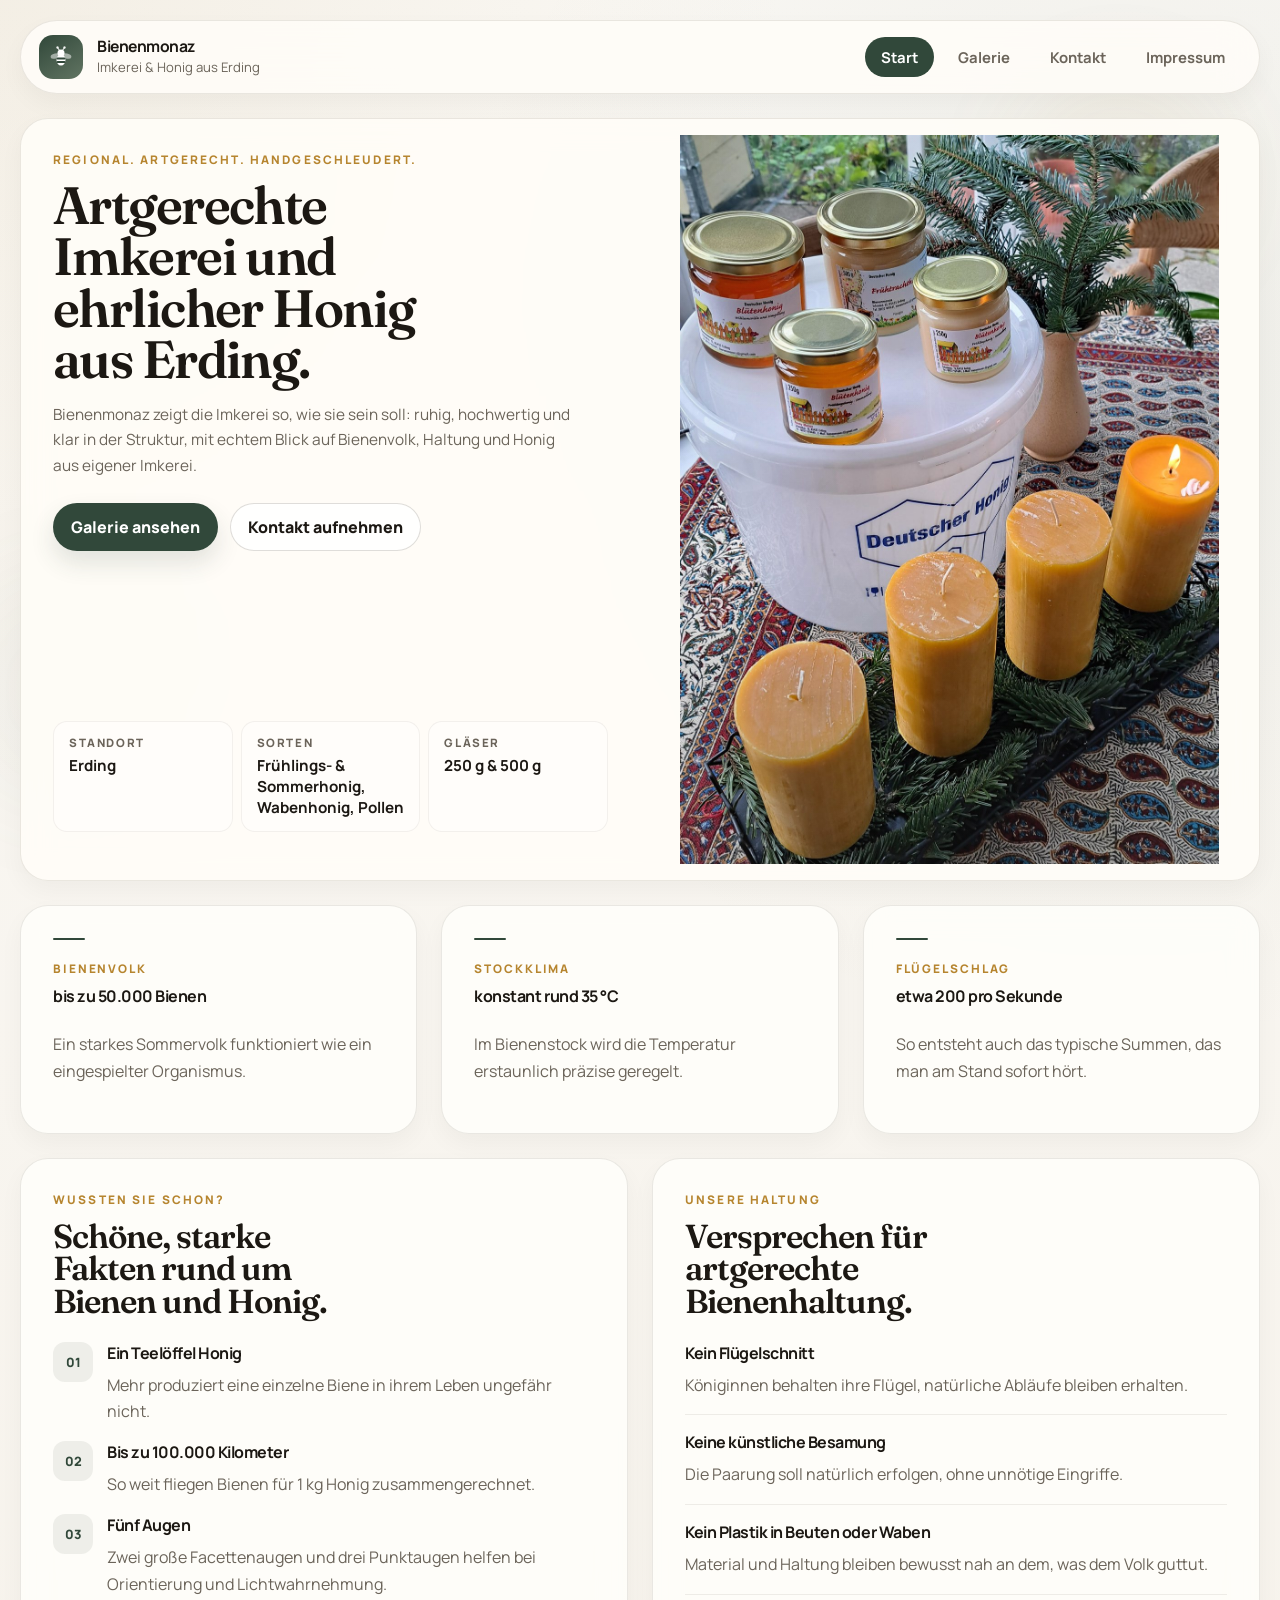
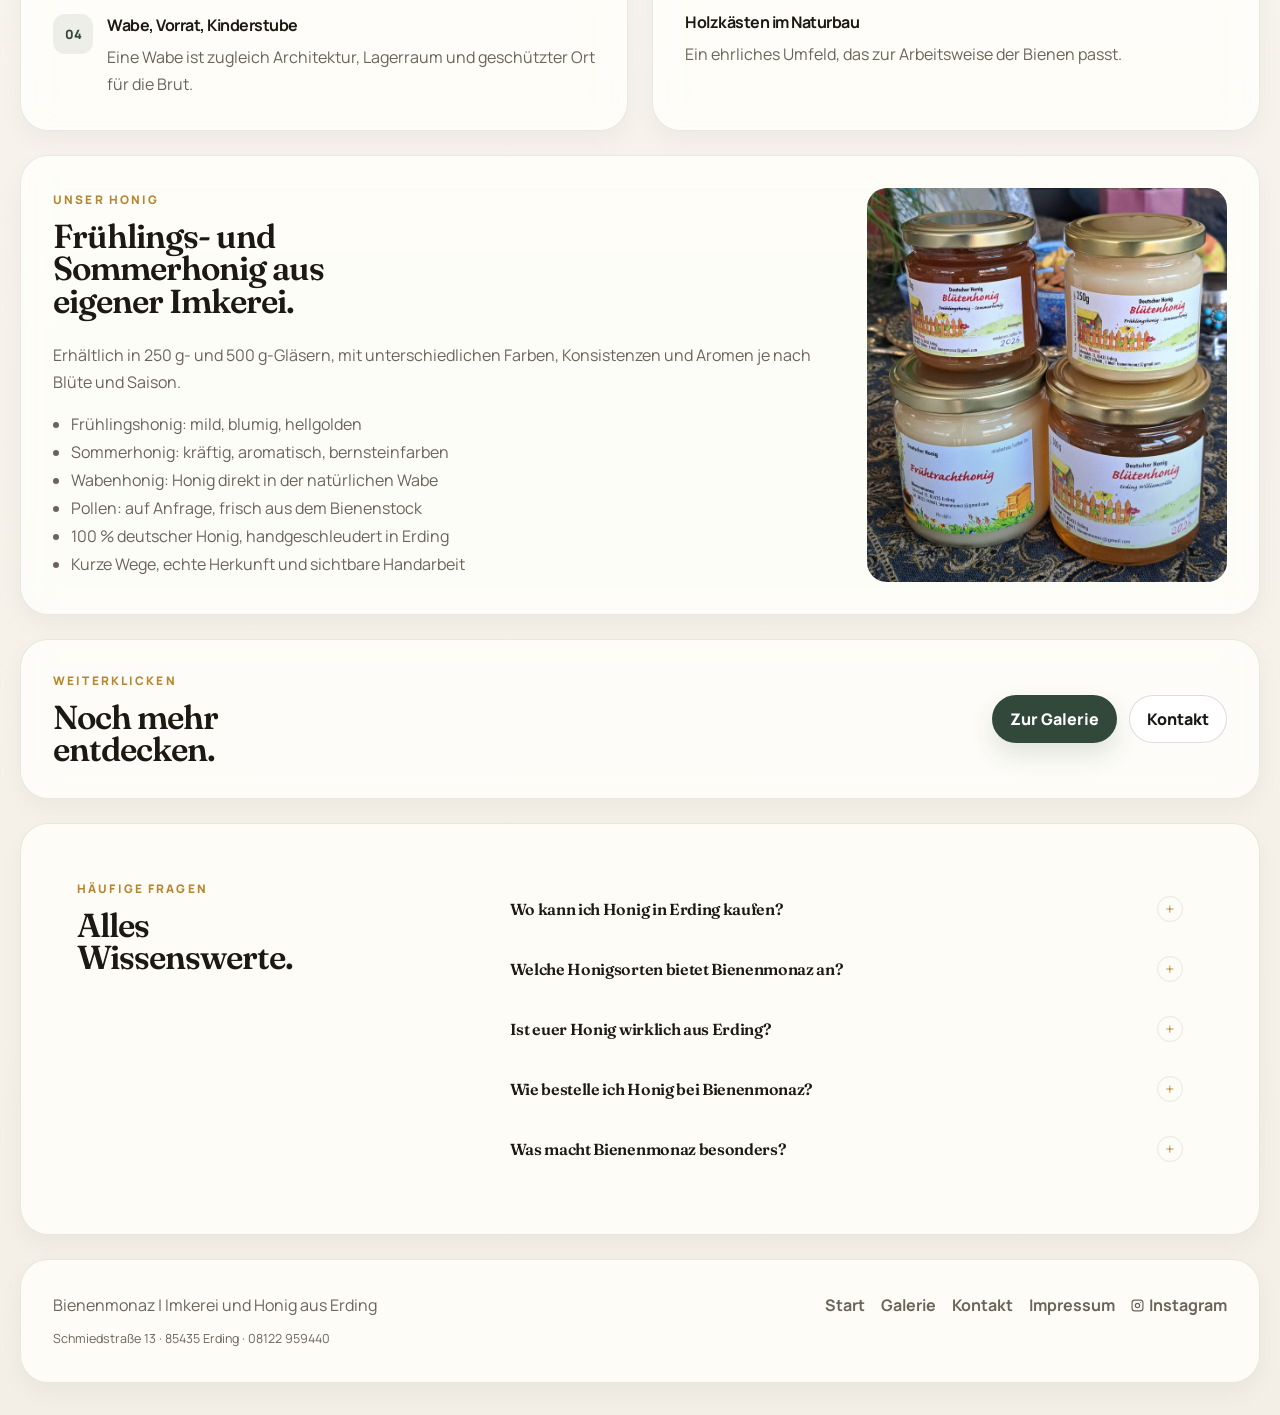
<file: index.html>
<!DOCTYPE html>
<html lang="de">
<head>
  <meta charset="UTF-8">
  <meta name="viewport" content="width=device-width, initial-scale=1.0">
  <title>Bienenmonaz | Imkerei & Honig aus Erding</title>
  <meta
    name="description"
    content="Bienenmonaz aus Erding: Imkerei, Honig, Galerie und Kontakt."
  >
  <link rel="preconnect" href="https://fonts.googleapis.com">
  <link rel="preconnect" href="https://fonts.gstatic.com" crossorigin>
  <link
    href="https://fonts.googleapis.com/css2?family=Fraunces:opsz,wght@9..144,500;9..144,600;9..144,700&family=Manrope:wght@400;500;600;700;800&display=swap"
    rel="stylesheet"
  >
  <link rel="canonical" href="https://bienenmonaz.de/">
  <meta name="robots" content="index, follow">
  <!-- Open Graph -->
  <meta property="og:type" content="website">
  <meta property="og:locale" content="de_DE">
  <meta property="og:site_name" content="Bienenmonaz">
  <meta property="og:title" content="Bienenmonaz | Imkerei & Honig aus Erding">
  <meta property="og:description" content="Bienenmonaz aus Erding: Imkerei, Honig, Galerie und Kontakt.">
  <meta property="og:url" content="https://bienenmonaz.de/">
  <meta property="og:image" content="https://bienenmonaz.de/assets/images/hero-honig.jpg">
  <meta property="og:image:width" content="1200">
  <meta property="og:image:height" content="630">
  <!-- Twitter Card -->
  <meta name="twitter:card" content="summary_large_image">
  <meta name="twitter:title" content="Bienenmonaz | Imkerei & Honig aus Erding">
  <meta name="twitter:description" content="Bienenmonaz aus Erding: Imkerei, Honig, Galerie und Kontakt.">
  <meta name="twitter:image" content="https://bienenmonaz.de/assets/images/hero-honig.jpg">
  <!-- Structured Data -->
  <script type="application/ld+json">
  {
    "@context": "https://schema.org",
    "@type": "LocalBusiness",
    "name": "Bienenmonaz",
    "description": "Kleine Imkerei aus Erding mit eigenem Frühlings- und Sommerhonig. Artgerechte Bienenhaltung seit Jahren.",
    "url": "https://bienenmonaz.de",
    "telephone": "+498122959440",
    "email": "bienenmonaz@gmail.com",
    "image": "https://bienenmonaz.de/assets/images/hero-honig.jpg",
    "address": {
      "@type": "PostalAddress",
      "streetAddress": "Schmiedstraße 13",
      "addressLocality": "Erding",
      "postalCode": "85435",
      "addressCountry": "DE"
    },
    "geo": {
      "@type": "GeoCoordinates",
      "latitude": 48.3055,
      "longitude": 11.9061
    },
    "sameAs": [
      "https://www.instagram.com/bienenmonaz/"
    ],
    "priceRange": "€",
    "openingHoursSpecification": {
      "@type": "OpeningHoursSpecification",
      "dayOfWeek": ["Monday", "Tuesday", "Wednesday", "Thursday", "Friday", "Saturday", "Sunday"],
      "description": "Nach Vereinbarung"
    }
  }
  </script>
  <!-- FAQ Structured Data -->
  <script type="application/ld+json">
  {
    "@context": "https://schema.org",
    "@type": "FAQPage",
    "mainEntity": [
      {
        "@type": "Question",
        "name": "Wo kann ich Honig in Erding kaufen?",
        "acceptedAnswer": {
          "@type": "Answer",
          "text": "Direkt bei uns — per Kontaktformular auf der Website, per E-Mail an bienenmonaz@gmail.com oder persönlich in Erding. Wir freuen uns über Ihre Anfrage."
        }
      },
      {
        "@type": "Question",
        "name": "Welche Honigsorten bietet Bienenmonaz an?",
        "acceptedAnswer": {
          "@type": "Answer",
          "text": "Wir bieten Frühlingshonig (mild, blumig, hellgolden), Sommerhonig (kräftig, aromatisch, bernsteinfarben), Wabenhonig sowie Pollen auf Anfrage an — jeweils in 250g und 500g Gläsern."
        }
      },
      {
        "@type": "Question",
        "name": "Ist der Honig wirklich aus Erding?",
        "acceptedAnswer": {
          "@type": "Answer",
          "text": "Ja — unsere Bienenvölker stehen in und um Erding. Der Honig kommt direkt aus unserer Imkerei in Erding und wird handgeschleudert abgefüllt."
        }
      },
      {
        "@type": "Question",
        "name": "Wie bestelle ich Honig bei Bienenmonaz?",
        "acceptedAnswer": {
          "@type": "Answer",
          "text": "Einfach über das Kontaktformular auf unserer Website, per E-Mail an bienenmonaz@gmail.com oder telefonisch unter 08122 959440 in Erding."
        }
      },
      {
        "@type": "Question",
        "name": "Was macht Bienenmonaz besonders?",
        "acceptedAnswer": {
          "@type": "Answer",
          "text": "Bienenmonaz ist eine kleine, artgerechte Imkerei aus Erding. Kein Zwischenhändler — der Honig kommt direkt vom Imker. Natürliche Bienenhaltung, regionale Herkunft."
        }
      }
    ]
  }
  </script>
  <link rel="stylesheet" href="styles.css">
</head>
<body data-page="home">
  <div class="site-bg"></div>
  <div class="page-shell">
    <header class="site-header">
      <a class="brand" href="index.html" aria-label="Bienenmonaz Startseite">
        <span class="brand-mark"><svg width="24" height="24" viewBox="0 0 24 24" fill="none" xmlns="http://www.w3.org/2000/svg" aria-hidden="true"><ellipse cx="6.5" cy="11" rx="5" ry="2.5" fill="white" fill-opacity="0.5" transform="rotate(-15 6.5 11)"/><ellipse cx="17.5" cy="11" rx="5" ry="2.5" fill="white" fill-opacity="0.5" transform="rotate(15 17.5 11)"/><ellipse cx="12" cy="15" rx="4.5" ry="5.5" fill="white"/><rect x="7.5" y="12.5" width="9" height="2" rx="1" fill="#31483a"/><rect x="7.5" y="16" width="9" height="2" rx="1" fill="#31483a"/><circle cx="12" cy="8" r="3.5" fill="white"/><line x1="10.5" y1="5.5" x2="8.5" y2="2.5" stroke="white" stroke-width="1.3" stroke-linecap="round" stroke-opacity="0.8"/><line x1="13.5" y1="5.5" x2="15.5" y2="2.5" stroke="white" stroke-width="1.3" stroke-linecap="round" stroke-opacity="0.8"/><circle cx="8.5" cy="2.5" r="1.2" fill="white" fill-opacity="0.8"/><circle cx="15.5" cy="2.5" r="1.2" fill="white" fill-opacity="0.8"/></svg></span>
        <span class="brand-copy">
          <strong>Bienenmonaz</strong>
          <span>Imkerei & Honig aus Erding</span>
        </span>
      </a>

      <button class="nav-toggle" type="button" aria-expanded="false" aria-controls="site-nav">
        Men&uuml;
      </button>

      <nav class="site-nav" id="site-nav">
        <a class="is-active" href="index.html">Start</a>
        <a href="galerie.html">Galerie</a>
        <a href="kontakt.html">Kontakt</a>
        <a href="impressum.html">Impressum</a>
      </nav>
    </header>

    <main class="main-stack">
      <section class="hero surface">
        <div class="hero-copy">
          <p class="eyebrow">Regional. Artgerecht. Handgeschleudert.</p>
          <h1>Artgerechte Imkerei und ehrlicher Honig aus Erding.</h1>
          <p class="lead">
            Bienenmonaz zeigt die Imkerei so, wie sie sein soll: ruhig, hochwertig und
            klar in der Struktur, mit echtem Blick auf Bienenvolk, Haltung und Honig aus
            eigener Imkerei.
          </p>

          <div class="hero-actions">
            <a class="button button-primary" href="galerie.html">Galerie ansehen</a>
            <a class="button button-secondary" href="kontakt.html">Kontakt aufnehmen</a>
          </div>

          <dl class="hero-meta">
            <div>
              <dt>Standort</dt>
              <dd>Erding</dd>
            </div>
            <div>
              <dt>Sorten</dt>
              <dd>Fr&uuml;hlings- & Sommerhonig, Wabenhonig, Pollen</dd>
            </div>
            <div>
              <dt>Gl&auml;ser</dt>
              <dd>250 g & 500 g</dd>
            </div>
          </dl>
        </div>

        <figure class="hero-media">
          <div class="media-frame media-frame-hero">
            <img src="assets/images/hero-honig.jpg" alt="Honiggläser und Bienenwachskerzen von Bienenmonaz">
          </div>
        </figure>
      </section>

      <section class="metric-row">
        <article class="metric-card surface">
          <span class="metric-label">Bienenvolk</span>
          <strong>bis zu 50.000 Bienen</strong>
          <p>Ein starkes Sommervolk funktioniert wie ein eingespielter Organismus.</p>
        </article>
        <article class="metric-card surface">
          <span class="metric-label">Stockklima</span>
          <strong>konstant rund 35&nbsp;&deg;C</strong>
          <p>Im Bienenstock wird die Temperatur erstaunlich pr&auml;zise geregelt.</p>
        </article>
        <article class="metric-card surface">
          <span class="metric-label">Fl&uuml;gelschlag</span>
          <strong>etwa 200 pro Sekunde</strong>
          <p>So entsteht auch das typische Summen, das man am Stand sofort h&ouml;rt.</p>
        </article>
      </section>

      <section class="content-grid">
        <article class="content-card surface">
          <div class="section-heading">
            <p class="eyebrow">Wussten Sie schon?</p>
            <h2>Sch&ouml;ne, starke Fakten rund um Bienen und Honig.</h2>
          </div>
          <ul class="icon-list">
            <li>
              <span class="list-icon">01</span>
              <div>
                <strong>Ein Teel&ouml;ffel Honig</strong>
                <p>Mehr produziert eine einzelne Biene in ihrem Leben ungef&auml;hr nicht.</p>
              </div>
            </li>
            <li>
              <span class="list-icon">02</span>
              <div>
                <strong>Bis zu 100.000 Kilometer</strong>
                <p>So weit fliegen Bienen f&uuml;r 1 kg Honig zusammengerechnet.</p>
              </div>
            </li>
            <li>
              <span class="list-icon">03</span>
              <div>
                <strong>F&uuml;nf Augen</strong>
                <p>Zwei gro&szlig;e Facettenaugen und drei Punktaugen helfen bei Orientierung und Lichtwahrnehmung.</p>
              </div>
            </li>
            <li>
              <span class="list-icon">04</span>
              <div>
                <strong>Wabe, Vorrat, Kinderstube</strong>
                <p>Eine Wabe ist zugleich Architektur, Lagerraum und gesch&uuml;tzter Ort f&uuml;r die Brut.</p>
              </div>
            </li>
          </ul>
        </article>

        <article class="content-card surface">
          <div class="section-heading">
            <p class="eyebrow">Unsere Haltung</p>
            <h2>Versprechen f&uuml;r artgerechte Bienenhaltung.</h2>
          </div>
          <ul class="promise-list">
            <li>
              <strong>Kein Fl&uuml;gelschnitt</strong>
              <p>K&ouml;niginnen behalten ihre Fl&uuml;gel, nat&uuml;rliche Abl&auml;ufe bleiben erhalten.</p>
            </li>
            <li>
              <strong>Keine k&uuml;nstliche Besamung</strong>
              <p>Die Paarung soll nat&uuml;rlich erfolgen, ohne unn&ouml;tige Eingriffe.</p>
            </li>
            <li>
              <strong>Kein Plastik in Beuten oder Waben</strong>
              <p>Material und Haltung bleiben bewusst nah an dem, was dem Volk guttut.</p>
            </li>
            <li>
              <strong>Holzk&auml;sten im Naturbau</strong>
              <p>Ein ehrliches Umfeld, das zur Arbeitsweise der Bienen passt.</p>
            </li>
          </ul>
        </article>

        <article class="showcase-card surface">
          <div class="showcase-copy">
            <div class="section-heading">
              <p class="eyebrow">Unser Honig</p>
              <h2>Fr&uuml;hlings- und Sommerhonig aus eigener Imkerei.</h2>
            </div>
            <p class="section-copy">
              Erh&auml;ltlich in 250 g- und 500 g-Gl&auml;sern, mit unterschiedlichen Farben,
              Konsistenzen und Aromen je nach Bl&uuml;te und Saison.
            </p>
            <ul class="bullet-list">
              <li>Fr&uuml;hlingshonig: mild, blumig, hellgolden</li>
              <li>Sommerhonig: kr&auml;ftig, aromatisch, bernsteinfarben</li>
              <li>Wabenhonig: Honig direkt in der nat&uuml;rlichen Wabe</li>
              <li>Pollen: auf Anfrage, frisch aus dem Bienenstock</li>
              <li>100 % deutscher Honig, handgeschleudert in Erding</li>
              <li>Kurze Wege, echte Herkunft und sichtbare Handarbeit</li>
            </ul>
          </div>
          <div class="showcase-media">
            <div class="media-frame">
              <img src="assets/images/honig-glaeser-1.jpg" alt="Verschiedene Honiggläser von Bienenmonaz" loading="lazy">
            </div>
          </div>
        </article>
      </section>

      <section class="cta-strip surface">
        <div>
          <p class="eyebrow">Weiterklicken</p>
          <h2>Noch mehr entdecken.</h2>
        </div>
        <div class="cta-actions">
          <a class="button button-primary" href="galerie.html">Zur Galerie</a>
          <a class="button button-secondary" href="kontakt.html">Kontakt</a>
        </div>
      </section>

      <section class="faq-section surface">
        <div class="faq-header">
          <p class="eyebrow">Häufige Fragen</p>
          <h2>Alles Wissenswerte.</h2>
        </div>
        <div class="faq-list">
          <details class="faq-item">
            <summary class="faq-question">Wo kann ich Honig in Erding kaufen?</summary>
            <p class="faq-answer">Direkt bei uns — per Kontaktformular, per E-Mail oder persönlich in Erding. Wir freuen uns über jede Anfrage.</p>
          </details>
          <details class="faq-item">
            <summary class="faq-question">Welche Honigsorten bietet Bienenmonaz an?</summary>
            <p class="faq-answer">Frühlingshonig (mild, blumig, hellgolden), Sommerhonig (kräftig, aromatisch, bernsteinfarben), Wabenhonig sowie Pollen auf Anfrage — je in 250&thinsp;g und 500&thinsp;g.</p>
          </details>
          <details class="faq-item">
            <summary class="faq-question">Ist euer Honig wirklich aus Erding?</summary>
            <p class="faq-answer">Ja — unsere Bienenvölker stehen in und um Erding. Handgeschleudert, direkt abgefüllt, ohne Umwege.</p>
          </details>
          <details class="faq-item">
            <summary class="faq-question">Wie bestelle ich Honig bei Bienenmonaz?</summary>
            <p class="faq-answer">Per Kontaktformular auf dieser Website, per E-Mail an <a href="mailto:bienenmonaz@gmail.com">bienenmonaz@gmail.com</a> oder telefonisch unter <a href="tel:+498122959440">08122 959440</a>.</p>
          </details>
          <details class="faq-item">
            <summary class="faq-question">Was macht Bienenmonaz besonders?</summary>
            <p class="faq-answer">Kleine, artgerechte Imkerei aus Erding — kein Zwischenhändler, kein Massenbetrieb. Direkt vom Imker zu euch.</p>
          </details>
        </div>
      </section>
    </main>

    <footer class="site-footer surface">
      <p>Bienenmonaz | Imkerei und Honig aus Erding</p>
      <p class="footer-address">Schmiedstra&szlig;e 13 &middot; 85435 Erding &middot; <a href="tel:+498122959440">08122 959440</a></p>
      <nav>
        <a href="index.html">Start</a>
        <a href="galerie.html">Galerie</a>
        <a href="kontakt.html">Kontakt</a>
        <a href="impressum.html">Impressum</a>
        <a href="https://www.instagram.com/bienenmonaz/" target="_blank" rel="noopener noreferrer" style="display:inline-flex;align-items:center;gap:5px;"><svg width="13" height="13" viewBox="0 0 24 24" fill="none" stroke="currentColor" stroke-width="2.2" stroke-linecap="round" stroke-linejoin="round" aria-hidden="true"><rect x="2" y="2" width="20" height="20" rx="5"/><circle cx="12" cy="12" r="4"/><circle cx="17.5" cy="6.5" r="1" fill="currentColor" stroke="none"/></svg>Instagram</a>
      </nav>
    </footer>
  </div>

  <script src="script.js"></script>
</body>
</html>
</file>
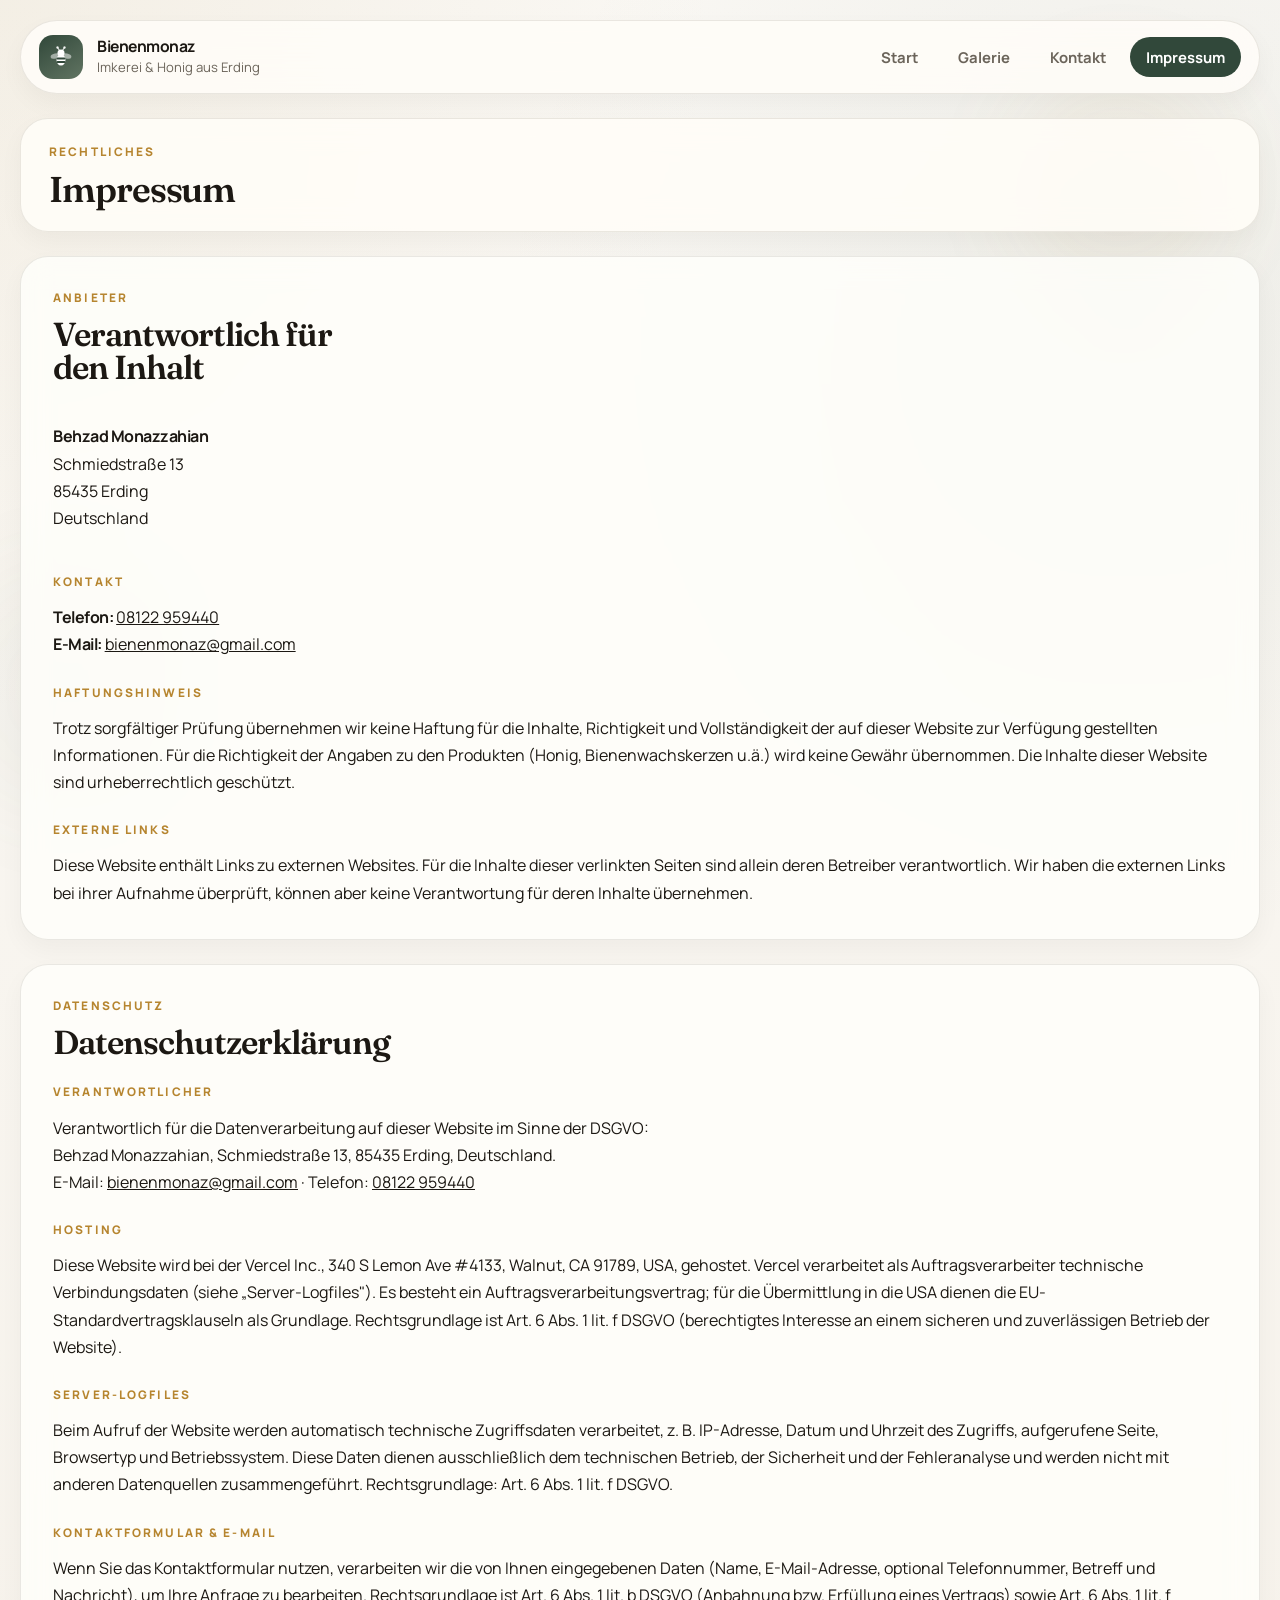
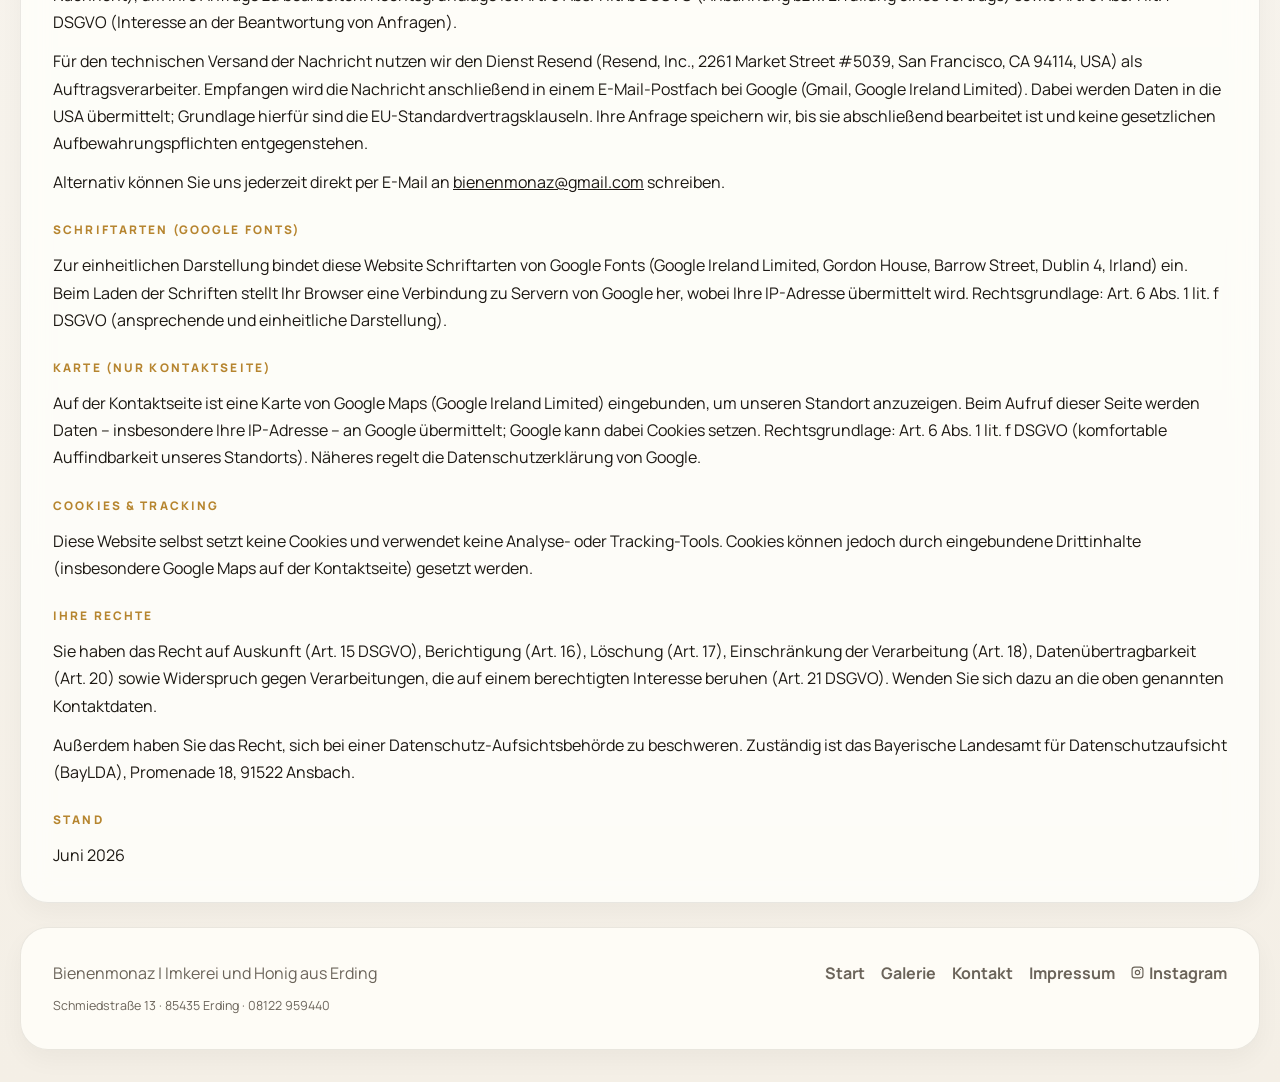
<file: impressum.html>
<!DOCTYPE html>
<html lang="de">
<head>
  <meta charset="UTF-8">
  <meta name="viewport" content="width=device-width, initial-scale=1.0">
  <title>Bienenmonaz | Impressum & Datenschutz</title>
  <meta
    name="description"
    content="Impressum und Datenschutzerklärung von Bienenmonaz, Imkerei aus Erding."
  >
  <link rel="preconnect" href="https://fonts.googleapis.com">
  <link rel="preconnect" href="https://fonts.gstatic.com" crossorigin>
  <link
    href="https://fonts.googleapis.com/css2?family=Fraunces:opsz,wght@9..144,500;9..144,600;9..144,700&family=Manrope:wght@400;500;600;700;800&display=swap"
    rel="stylesheet"
  >
  <link rel="canonical" href="https://bienenmonaz.de/impressum.html">
  <meta name="robots" content="noindex, follow">
  <!-- Open Graph -->
  <meta property="og:type" content="website">
  <meta property="og:locale" content="de_DE">
  <meta property="og:site_name" content="Bienenmonaz">
  <meta property="og:title" content="Bienenmonaz | Impressum & Datenschutz">
  <meta property="og:description" content="Impressum und Datenschutzerklärung von Bienenmonaz, Imkerei aus Erding.">
  <meta property="og:url" content="https://bienenmonaz.de/impressum.html">
  <link rel="stylesheet" href="styles.css">
</head>
<body data-page="impressum">
  <div class="site-bg"></div>
  <div class="page-shell">
    <header class="site-header">
      <a class="brand" href="index.html" aria-label="Bienenmonaz Startseite">
        <span class="brand-mark"><svg width="24" height="24" viewBox="0 0 24 24" fill="none" xmlns="http://www.w3.org/2000/svg" aria-hidden="true"><ellipse cx="6.5" cy="11" rx="5" ry="2.5" fill="white" fill-opacity="0.5" transform="rotate(-15 6.5 11)"/><ellipse cx="17.5" cy="11" rx="5" ry="2.5" fill="white" fill-opacity="0.5" transform="rotate(15 17.5 11)"/><ellipse cx="12" cy="15" rx="4.5" ry="5.5" fill="white"/><rect x="7.5" y="12.5" width="9" height="2" rx="1" fill="#31483a"/><rect x="7.5" y="16" width="9" height="2" rx="1" fill="#31483a"/><circle cx="12" cy="8" r="3.5" fill="white"/><line x1="10.5" y1="5.5" x2="8.5" y2="2.5" stroke="white" stroke-width="1.3" stroke-linecap="round" stroke-opacity="0.8"/><line x1="13.5" y1="5.5" x2="15.5" y2="2.5" stroke="white" stroke-width="1.3" stroke-linecap="round" stroke-opacity="0.8"/><circle cx="8.5" cy="2.5" r="1.2" fill="white" fill-opacity="0.8"/><circle cx="15.5" cy="2.5" r="1.2" fill="white" fill-opacity="0.8"/></svg></span>
        <span class="brand-copy">
          <strong>Bienenmonaz</strong>
          <span>Imkerei & Honig aus Erding</span>
        </span>
      </a>

      <button class="nav-toggle" type="button" aria-expanded="false" aria-controls="site-nav">
        Menü
      </button>

      <nav class="site-nav" id="site-nav">
        <a href="index.html">Start</a>
        <a href="galerie.html">Galerie</a>
        <a href="kontakt.html">Kontakt</a>
        <a class="is-active" href="impressum.html">Impressum</a>
      </nav>
    </header>

    <main class="main-stack">
      <section class="page-hero surface">
        <div>
          <p class="eyebrow">Rechtliches</p>
          <h1>Impressum</h1>
        </div>
      </section>

      <article class="content-card surface">
        <div class="section-heading">
          <p class="eyebrow">Anbieter</p>
          <h2>Verantwortlich für den Inhalt</h2>
        </div>

        <div class="impressum-content">
          <p>
            <strong>Behzad Monazzahian</strong><br>
            Schmiedstraße 13<br>
            85435 Erding<br>
            Deutschland
          </p>

          <div class="impressum-section">
            <p class="eyebrow">Kontakt</p>
            <p>
              <strong>Telefon:</strong> <a href="tel:+498122959440">08122 959440</a><br>
              <strong>E-Mail:</strong> <a href="mailto:bienenmonaz@gmail.com">bienenmonaz@gmail.com</a>
            </p>
          </div>

          <div class="impressum-section">
            <p class="eyebrow">Haftungshinweis</p>
            <p>
              Trotz sorgfältiger Prüfung übernehmen wir keine Haftung für die Inhalte, Richtigkeit und Vollständigkeit der auf dieser Website zur Verfügung gestellten Informationen. Für die Richtigkeit der Angaben zu den Produkten (Honig, Bienenwachskerzen u.ä.) wird keine Gewähr übernommen. Die Inhalte dieser Website sind urheberrechtlich geschützt.
            </p>
          </div>

          <div class="impressum-section">
            <p class="eyebrow">Externe Links</p>
            <p>
              Diese Website enthält Links zu externen Websites. Für die Inhalte dieser verlinkten Seiten sind allein deren Betreiber verantwortlich. Wir haben die externen Links bei ihrer Aufnahme überprüft, können aber keine Verantwortung für deren Inhalte übernehmen.
            </p>
          </div>

        </div>
      </article>

      <article class="content-card surface">
        <div class="section-heading">
          <p class="eyebrow">Datenschutz</p>
          <h2>Datenschutzerklärung</h2>
        </div>

        <div class="impressum-content">
          <div class="impressum-section">
            <p class="eyebrow">Verantwortlicher</p>
            <p>
              Verantwortlich für die Datenverarbeitung auf dieser Website im Sinne der DSGVO:<br>
              Behzad Monazzahian, Schmiedstraße 13, 85435 Erding, Deutschland.<br>
              E-Mail: <a href="mailto:bienenmonaz@gmail.com">bienenmonaz@gmail.com</a> &middot; Telefon: <a href="tel:+498122959440">08122 959440</a>
            </p>
          </div>

          <div class="impressum-section">
            <p class="eyebrow">Hosting</p>
            <p>
              Diese Website wird bei der Vercel Inc., 340 S Lemon Ave #4133, Walnut, CA 91789, USA, gehostet. Vercel verarbeitet als Auftragsverarbeiter technische Verbindungsdaten (siehe „Server-Logfiles"). Es besteht ein Auftragsverarbeitungsvertrag; für die Übermittlung in die USA dienen die EU-Standardvertragsklauseln als Grundlage. Rechtsgrundlage ist Art. 6 Abs. 1 lit. f DSGVO (berechtigtes Interesse an einem sicheren und zuverlässigen Betrieb der Website).
            </p>
          </div>

          <div class="impressum-section">
            <p class="eyebrow">Server-Logfiles</p>
            <p>
              Beim Aufruf der Website werden automatisch technische Zugriffsdaten verarbeitet, z. B. IP-Adresse, Datum und Uhrzeit des Zugriffs, aufgerufene Seite, Browsertyp und Betriebssystem. Diese Daten dienen ausschließlich dem technischen Betrieb, der Sicherheit und der Fehleranalyse und werden nicht mit anderen Datenquellen zusammengeführt. Rechtsgrundlage: Art. 6 Abs. 1 lit. f DSGVO.
            </p>
          </div>

          <div class="impressum-section">
            <p class="eyebrow">Kontaktformular &amp; E-Mail</p>
            <p>
              Wenn Sie das Kontaktformular nutzen, verarbeiten wir die von Ihnen eingegebenen Daten (Name, E-Mail-Adresse, optional Telefonnummer, Betreff und Nachricht), um Ihre Anfrage zu bearbeiten. Rechtsgrundlage ist Art. 6 Abs. 1 lit. b DSGVO (Anbahnung bzw. Erfüllung eines Vertrags) sowie Art. 6 Abs. 1 lit. f DSGVO (Interesse an der Beantwortung von Anfragen).
            </p>
            <p>
              Für den technischen Versand der Nachricht nutzen wir den Dienst Resend (Resend, Inc., 2261 Market Street #5039, San Francisco, CA 94114, USA) als Auftragsverarbeiter. Empfangen wird die Nachricht anschließend in einem E-Mail-Postfach bei Google (Gmail, Google Ireland Limited). Dabei werden Daten in die USA übermittelt; Grundlage hierfür sind die EU-Standardvertragsklauseln. Ihre Anfrage speichern wir, bis sie abschließend bearbeitet ist und keine gesetzlichen Aufbewahrungspflichten entgegenstehen.
            </p>
            <p>
              Alternativ können Sie uns jederzeit direkt per E-Mail an <a href="mailto:bienenmonaz@gmail.com">bienenmonaz@gmail.com</a> schreiben.
            </p>
          </div>

          <div class="impressum-section">
            <p class="eyebrow">Schriftarten (Google Fonts)</p>
            <p>
              Zur einheitlichen Darstellung bindet diese Website Schriftarten von Google Fonts (Google Ireland Limited, Gordon House, Barrow Street, Dublin 4, Irland) ein. Beim Laden der Schriften stellt Ihr Browser eine Verbindung zu Servern von Google her, wobei Ihre IP-Adresse übermittelt wird. Rechtsgrundlage: Art. 6 Abs. 1 lit. f DSGVO (ansprechende und einheitliche Darstellung).
            </p>
          </div>

          <div class="impressum-section">
            <p class="eyebrow">Karte (nur Kontaktseite)</p>
            <p>
              Auf der Kontaktseite ist eine Karte von Google Maps (Google Ireland Limited) eingebunden, um unseren Standort anzuzeigen. Beim Aufruf dieser Seite werden Daten – insbesondere Ihre IP-Adresse – an Google übermittelt; Google kann dabei Cookies setzen. Rechtsgrundlage: Art. 6 Abs. 1 lit. f DSGVO (komfortable Auffindbarkeit unseres Standorts). Näheres regelt die Datenschutzerklärung von Google.
            </p>
          </div>

          <div class="impressum-section">
            <p class="eyebrow">Cookies &amp; Tracking</p>
            <p>
              Diese Website selbst setzt keine Cookies und verwendet keine Analyse- oder Tracking-Tools. Cookies können jedoch durch eingebundene Drittinhalte (insbesondere Google Maps auf der Kontaktseite) gesetzt werden.
            </p>
          </div>

          <div class="impressum-section">
            <p class="eyebrow">Ihre Rechte</p>
            <p>
              Sie haben das Recht auf Auskunft (Art. 15 DSGVO), Berichtigung (Art. 16), Löschung (Art. 17), Einschränkung der Verarbeitung (Art. 18), Datenübertragbarkeit (Art. 20) sowie Widerspruch gegen Verarbeitungen, die auf einem berechtigten Interesse beruhen (Art. 21 DSGVO). Wenden Sie sich dazu an die oben genannten Kontaktdaten.
            </p>
            <p>
              Außerdem haben Sie das Recht, sich bei einer Datenschutz-Aufsichtsbehörde zu beschweren. Zuständig ist das Bayerische Landesamt für Datenschutzaufsicht (BayLDA), Promenade 18, 91522 Ansbach.
            </p>
          </div>

          <div class="impressum-section">
            <p class="eyebrow">Stand</p>
            <p>Juni 2026</p>
          </div>
        </div>
      </article>
    </main>

    <footer class="site-footer surface">
      <p>Bienenmonaz | Imkerei und Honig aus Erding</p>
      <p class="footer-address">Schmiedstra&szlig;e 13 &middot; 85435 Erding &middot; <a href="tel:+498122959440">08122 959440</a></p>
      <nav>
        <a href="index.html">Start</a>
        <a href="galerie.html">Galerie</a>
        <a href="kontakt.html">Kontakt</a>
        <a href="impressum.html">Impressum</a>
        <a href="https://www.instagram.com/bienenmonaz/" target="_blank" rel="noopener noreferrer" style="display:inline-flex;align-items:center;gap:5px;"><svg width="13" height="13" viewBox="0 0 24 24" fill="none" stroke="currentColor" stroke-width="2.2" stroke-linecap="round" stroke-linejoin="round" aria-hidden="true"><rect x="2" y="2" width="20" height="20" rx="5"/><circle cx="12" cy="12" r="4"/><circle cx="17.5" cy="6.5" r="1" fill="currentColor" stroke="none"/></svg>Instagram</a>
      </nav>
    </footer>
  </div>

  <script src="script.js"></script>
</body>
</html>
</file>
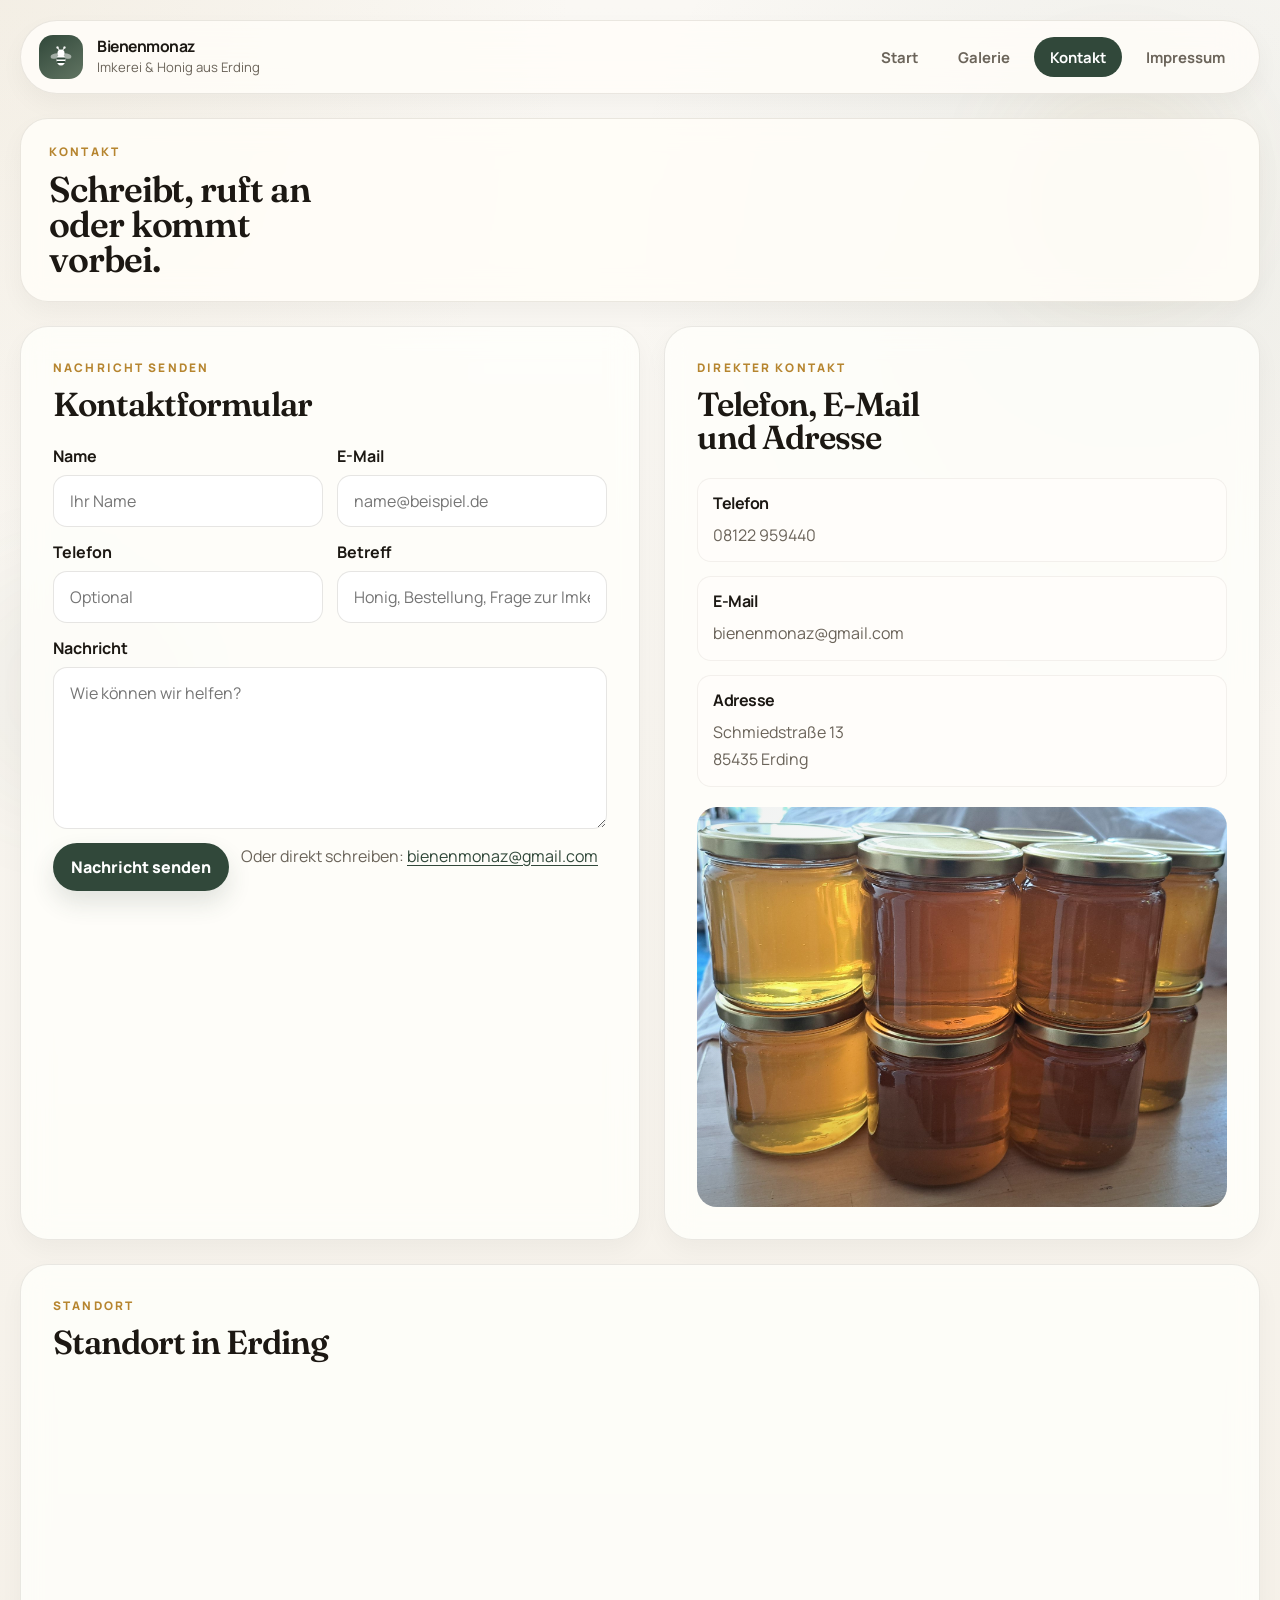
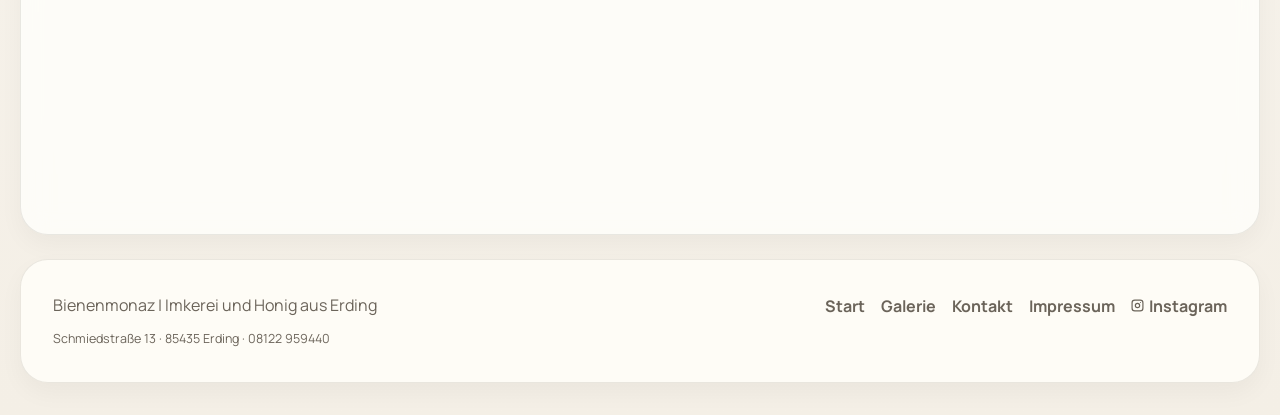
<file: kontakt.html>
<!DOCTYPE html>
<html lang="de">
<head>
  <meta charset="UTF-8">
  <meta name="viewport" content="width=device-width, initial-scale=1.0">
  <title>Bienenmonaz | Kontakt – Imkerei in Erding</title>
  <meta
    name="description"
    content="Kontaktseite von Bienenmonaz mit Formular, Adresse, Telefon, E-Mail und Google Maps für Schmiedstraße 13 in Erding."
  >
  <link rel="canonical" href="https://bienenmonaz.de/kontakt.html">
  <meta name="robots" content="index, follow">
  <!-- Open Graph -->
  <meta property="og:type" content="website">
  <meta property="og:locale" content="de_DE">
  <meta property="og:site_name" content="Bienenmonaz">
  <meta property="og:title" content="Bienenmonaz | Kontakt – Imkerei in Erding">
  <meta property="og:description" content="Kontaktseite von Bienenmonaz mit Formular, Adresse, Telefon, E-Mail und Google Maps für Schmiedstraße 13 in Erding.">
  <meta property="og:url" content="https://bienenmonaz.de/kontakt.html">
  <meta property="og:image" content="https://bienenmonaz.de/assets/images/hero-honig.jpg">
  <meta property="og:image:width" content="1200">
  <meta property="og:image:height" content="630">
  <!-- Twitter Card -->
  <meta name="twitter:card" content="summary_large_image">
  <meta name="twitter:title" content="Bienenmonaz | Kontakt – Imkerei in Erding">
  <meta name="twitter:description" content="Kontaktseite von Bienenmonaz mit Formular, Adresse, Telefon, E-Mail und Google Maps für Schmiedstraße 13 in Erding.">
  <meta name="twitter:image" content="https://bienenmonaz.de/assets/images/hero-honig.jpg">
  <!-- Structured Data -->
  <script type="application/ld+json">
  {
    "@context": "https://schema.org",
    "@type": "BreadcrumbList",
    "itemListElement": [
      {
        "@type": "ListItem",
        "position": 1,
        "name": "Startseite",
        "item": "https://bienenmonaz.de/"
      },
      {
        "@type": "ListItem",
        "position": 2,
        "name": "Kontakt",
        "item": "https://bienenmonaz.de/kontakt.html"
      }
    ]
  }
  </script>
  <link rel="preconnect" href="https://fonts.googleapis.com">
  <link rel="preconnect" href="https://fonts.gstatic.com" crossorigin>
  <link
    href="https://fonts.googleapis.com/css2?family=Fraunces:opsz,wght@9..144,500;9..144,600;9..144,700&family=Manrope:wght@400;500;600;700;800&display=swap"
    rel="stylesheet"
  >
  <link rel="stylesheet" href="styles.css">
</head>
<body data-page="contact">
  <div class="site-bg"></div>
  <div class="page-shell">
    <header class="site-header">
      <a class="brand" href="index.html" aria-label="Bienenmonaz Startseite">
        <span class="brand-mark"><svg width="24" height="24" viewBox="0 0 24 24" fill="none" xmlns="http://www.w3.org/2000/svg" aria-hidden="true"><ellipse cx="6.5" cy="11" rx="5" ry="2.5" fill="white" fill-opacity="0.5" transform="rotate(-15 6.5 11)"/><ellipse cx="17.5" cy="11" rx="5" ry="2.5" fill="white" fill-opacity="0.5" transform="rotate(15 17.5 11)"/><ellipse cx="12" cy="15" rx="4.5" ry="5.5" fill="white"/><rect x="7.5" y="12.5" width="9" height="2" rx="1" fill="#31483a"/><rect x="7.5" y="16" width="9" height="2" rx="1" fill="#31483a"/><circle cx="12" cy="8" r="3.5" fill="white"/><line x1="10.5" y1="5.5" x2="8.5" y2="2.5" stroke="white" stroke-width="1.3" stroke-linecap="round" stroke-opacity="0.8"/><line x1="13.5" y1="5.5" x2="15.5" y2="2.5" stroke="white" stroke-width="1.3" stroke-linecap="round" stroke-opacity="0.8"/><circle cx="8.5" cy="2.5" r="1.2" fill="white" fill-opacity="0.8"/><circle cx="15.5" cy="2.5" r="1.2" fill="white" fill-opacity="0.8"/></svg></span>
        <span class="brand-copy">
          <strong>Bienenmonaz</strong>
          <span>Imkerei & Honig aus Erding</span>
        </span>
      </a>

      <button class="nav-toggle" type="button" aria-expanded="false" aria-controls="site-nav">
        Men&uuml;
      </button>

      <nav class="site-nav" id="site-nav">
        <a href="index.html">Start</a>
        <a href="galerie.html">Galerie</a>
        <a class="is-active" href="kontakt.html">Kontakt</a>
        <a href="impressum.html">Impressum</a>
      </nav>
    </header>

    <main class="main-stack">
      <section class="page-hero surface">
        <div>
          <p class="eyebrow">Kontakt</p>
          <h1>Schreibt, ruft an oder kommt vorbei.</h1>
        </div>
      </section>

      <section class="contact-grid">
        <article class="content-card surface">
          <div class="section-heading">
            <p class="eyebrow">Nachricht senden</p>
            <h2>Kontaktformular</h2>
          </div>

          <form class="contact-form" id="contact-form">
            <label>
              <span>Name</span>
              <input type="text" name="name" placeholder="Ihr Name" required>
            </label>
            <label>
              <span>E-Mail</span>
              <input type="email" name="email" placeholder="name@beispiel.de" required>
            </label>
            <label>
              <span>Telefon</span>
              <input type="text" name="phone" placeholder="Optional">
            </label>
            <label>
              <span>Betreff</span>
              <input type="text" name="subject" placeholder="Honig, Bestellung, Frage zur Imkerei" required>
            </label>
            <label class="field-full">
              <span>Nachricht</span>
              <textarea name="message" rows="6" placeholder="Wie können wir helfen?" required></textarea>
            </label>
            <label class="form-honey" aria-hidden="true">
              <span>Bitte freilassen</span>
              <input type="text" name="_honey" tabindex="-1" autocomplete="off">
            </label>
            <div class="form-actions">
              <button class="button button-primary" type="submit">Nachricht senden</button>
              <p class="form-hint">Oder direkt schreiben: <a href="mailto:bienenmonaz@gmail.com">bienenmonaz@gmail.com</a></p>
            </div>
            <p class="form-status" id="form-status" aria-live="polite"></p>
          </form>
        </article>

        <article class="content-card surface">
          <div class="section-heading">
            <p class="eyebrow">Direkter Kontakt</p>
            <h2>Telefon, E-Mail und Adresse</h2>
          </div>

          <div class="contact-list">
            <a class="contact-item" href="tel:+498122959440">
              <strong>Telefon</strong>
              <span>08122 959440</span>
            </a>
            <a class="contact-item" href="mailto:bienenmonaz@gmail.com">
              <strong>E-Mail</strong>
              <span>bienenmonaz@gmail.com</span>
            </a>
            <div class="contact-item">
              <strong>Adresse</strong>
              <span>Schmiedstraße 13<br>85435 Erding</span>
            </div>
          </div>

          <div class="media-frame contact-image">
            <img src="assets/images/honig-glaeser-2.jpg" alt="Frisch abgefüllte Honiggläser von Bienenmonaz" loading="lazy">
          </div>
        </article>
      </section>

      <section class="map-card surface">
        <div class="section-heading">
          <p class="eyebrow">Standort</p>
          <h2>Standort in Erding</h2>
        </div>
        <div class="map-frame">
          <iframe
            title="Google Maps Standort Bienenmonaz"
            src="https://www.google.com/maps?q=Schmiedstra%C3%9Fe%2013%2C%2085435%20Erding&output=embed"
            loading="lazy"
            referrerpolicy="no-referrer-when-downgrade"
          ></iframe>
        </div>
      </section>
    </main>

    <footer class="site-footer surface">
      <p>Bienenmonaz | Imkerei und Honig aus Erding</p>
      <p class="footer-address">Schmiedstra&szlig;e 13 &middot; 85435 Erding &middot; <a href="tel:+498122959440">08122 959440</a></p>
      <nav>
        <a href="index.html">Start</a>
        <a href="galerie.html">Galerie</a>
        <a href="kontakt.html">Kontakt</a>
        <a href="impressum.html">Impressum</a>
        <a href="https://www.instagram.com/bienenmonaz/" target="_blank" rel="noopener noreferrer" style="display:inline-flex;align-items:center;gap:5px;"><svg width="13" height="13" viewBox="0 0 24 24" fill="none" stroke="currentColor" stroke-width="2.2" stroke-linecap="round" stroke-linejoin="round" aria-hidden="true"><rect x="2" y="2" width="20" height="20" rx="5"/><circle cx="12" cy="12" r="4"/><circle cx="17.5" cy="6.5" r="1" fill="currentColor" stroke="none"/></svg>Instagram</a>
      </nav>
    </footer>
  </div>

  <script src="script.js"></script>
</body>
</html>
</file>
<file: styles.css>
:root {
  --bg: #f7f5f0;
  --bg-soft: #f1ede4;
  --surface: rgba(255, 253, 248, 0.9);
  --surface-strong: #fffdfa;
  --text: #1c1813;
  --muted: #6b645a;
  --line: rgba(55, 44, 25, 0.1);
  --line-strong: rgba(55, 44, 25, 0.16);
  --accent: #31483a;
  --accent-soft: #617462;
  --gold: #b6852f;
  --shadow-sm: 0 10px 24px rgba(23, 19, 13, 0.04);
  --shadow-md: 0 18px 40px rgba(23, 19, 13, 0.06);
  --radius-xl: 28px;
  --radius-lg: 20px;
  --radius-md: 14px;
  --max-width: 1240px;
  --space-1: 12px;
  --space-2: 16px;
  --space-3: 20px;
  --space-4: 24px;
  --space-5: 40px;
  --space-6: 56px;
}

* {
  box-sizing: border-box;
}

html {
  scroll-behavior: smooth;
}

body {
  margin: 0;
  min-width: 320px;
  overflow-x: hidden;
  color: var(--text);
  cursor: url("data:image/svg+xml,%3Csvg xmlns='http://www.w3.org/2000/svg' width='32' height='32' viewBox='0 0 32 32'%3E%3Cellipse cx='16' cy='21' rx='7' ry='8' fill='%23f5c800'/%3E%3Crect x='9' y='18' width='14' height='3' rx='1' fill='%23222'/%3E%3Crect x='9' y='22' width='14' height='3' rx='1' fill='%23222'/%3E%3Ccircle cx='16' cy='10' r='5' fill='%23f5c800'/%3E%3Ccircle cx='14' cy='9' r='1' fill='%23222'/%3E%3Ccircle cx='18' cy='9' r='1' fill='%23222'/%3E%3Cellipse cx='8' cy='16' rx='5' ry='3' fill='%23d4eeff' fill-opacity='.8' transform='rotate(-15 8 16)'/%3E%3Cellipse cx='24' cy='16' rx='5' ry='3' fill='%23d4eeff' fill-opacity='.8' transform='rotate(15 24 16)'/%3E%3Cline x1='14' y1='6' x2='11' y2='2' stroke='%23222' stroke-width='1.5' stroke-linecap='round'/%3E%3Cline x1='18' y1='6' x2='21' y2='2' stroke='%23222' stroke-width='1.5' stroke-linecap='round'/%3E%3Ccircle cx='11' cy='2' r='1.5' fill='%23222'/%3E%3Ccircle cx='21' cy='2' r='1.5' fill='%23222'/%3E%3C/svg%3E") 16 16, auto;
  font-family: "Manrope", sans-serif;
  background:
    radial-gradient(circle at top left, rgba(210, 190, 150, 0.16), transparent 24%),
    radial-gradient(circle at 88% 12%, rgba(92, 116, 102, 0.08), transparent 24%),
    linear-gradient(180deg, #faf8f4 0%, #f4efe6 100%);
}

img {
  display: block;
  max-width: 100%;
}

a,
button,
input,
textarea {
  font: inherit;
}

a {
  color: inherit;
}

.site-bg {
  position: fixed;
  inset: 0;
  z-index: -1;
  pointer-events: none;
}

.site-bg::before,
.site-bg::after {
  content: "";
  position: absolute;
  border-radius: 999px;
  filter: blur(48px);
  opacity: 0.5;
}

.site-bg::before {
  top: 72px;
  right: 4%;
  width: 220px;
  height: 220px;
  background: rgba(182, 133, 47, 0.12);
}

.site-bg::after {
  left: -60px;
  bottom: 80px;
  width: 260px;
  height: 260px;
  background: rgba(76, 100, 88, 0.08);
}

.page-shell {
  width: min(calc(100% - 32px), var(--max-width));
  margin: 0 auto;
  padding: 20px 0 32px;
}

.main-stack {
  display: grid;
  gap: var(--space-4);
  min-width: 0;
}

.main-stack > * {
  min-width: 0;
}

.surface {
  border: 1px solid var(--line);
  border-radius: var(--radius-xl);
  background: var(--surface);
  box-shadow: var(--shadow-sm);
  backdrop-filter: blur(14px);
}

.site-header {
  position: sticky;
  top: 14px;
  z-index: 20;
  display: flex;
  align-items: center;
  justify-content: space-between;
  gap: var(--space-2);
  padding: 14px 18px;
  margin-bottom: var(--space-4);
  border: 1px solid var(--line);
  border-radius: 999px;
  background: rgba(255, 253, 248, 0.86);
  box-shadow: var(--shadow-sm);
  backdrop-filter: blur(18px);
}

.brand {
  display: inline-flex;
  align-items: center;
  gap: 14px;
  text-decoration: none;
}

.brand-mark {
  display: grid;
  place-items: center;
  width: 44px;
  height: 44px;
  border-radius: 14px;
  background: linear-gradient(145deg, var(--accent), var(--accent-soft));
  color: #fff;
  font-size: 0.9rem;
  font-weight: 800;
  letter-spacing: 0.08em;
}

.brand-copy {
  display: flex;
  flex-direction: column;
  gap: 2px;
}

.brand-copy strong {
  font-size: 0.98rem;
  line-height: 1.1;
}

.brand-copy span {
  color: var(--muted);
  font-size: 0.82rem;
}

.site-nav {
  display: flex;
  align-items: center;
  gap: 8px;
}

.site-nav a {
  padding: 10px 16px;
  border-radius: 999px;
  text-decoration: none;
  font-size: 0.93rem;
  font-weight: 700;
  color: var(--muted);
  transition: transform 0.22s cubic-bezier(0.22, 1, 0.36, 1), background-color 0.22s ease, color 0.22s ease;
}

.site-nav a:hover,
.site-nav a:focus-visible {
  color: var(--text);
  background: rgba(49, 72, 58, 0.08);
}

.site-nav a.is-active {
  color: #fff;
  background: var(--accent);
}

.site-nav a:active,
.button:active,
.gallery-button:active,
.contact-item:active {
  transform: translateY(1px) scale(0.99);
}

.nav-toggle {
  display: none;
  border: 0;
  border-radius: 999px;
  padding: 10px 16px;
  background: rgba(255, 255, 255, 0.78);
  box-shadow: inset 0 0 0 1px var(--line);
}

.hero,
.metric-row,
.content-grid,
.contact-grid,
.page-hero,
.cta-strip {
  display: grid;
  gap: var(--space-4);
}

.hero {
  grid-template-columns: 1fr 1fr;
  align-items: stretch;
  gap: 0;
  overflow: hidden;
  padding: 0;
}

.hero-copy {
  display: flex;
  flex-direction: column;
  padding: clamp(24px, 2.5vw, 36px);
}

.hero-copy,
.page-hero,
.metric-card,
.content-card,
.showcase-card,
.gallery-card,
.map-card,
.cta-strip,
.site-footer {
  padding: clamp(24px, 2.5vw, 36px);
}

figure.hero-media {
  padding: 0;
  overflow: hidden;
  display: flex;
  flex-direction: column;
}

figure.hero-media .media-frame {
  flex: 1;
  border-radius: 0;
  min-height: 480px;
}

.eyebrow {
  margin: 0 0 12px;
  color: var(--gold);
  font-size: 0.74rem;
  font-weight: 800;
  letter-spacing: 0.18em;
  text-transform: uppercase;
}

h1,
h2,
h3,
strong {
  letter-spacing: -0.03em;
}

h1,
h2,
h3 {
  margin: 0;
  font-family: "Fraunces", serif;
  font-weight: 600;
  line-height: 0.98;
}

h1 {
  max-width: 10.5ch;
  font-size: clamp(2.25rem, 4.1vw, 3.85rem);
}

h2 {
  max-width: 13ch;
  font-size: clamp(1.6rem, 2.6vw, 2.2rem);
}

.lead,
.section-copy,
.metric-card p,
.icon-list p,
.promise-list p,
.bullet-list,
.media-caption,
.hero-side-note span,
.contact-item span,
.form-hint,
.form-status,
.site-footer p,
.gallery-card figcaption {
  color: var(--muted);
  line-height: 1.68;
}

.lead {
  max-width: 58ch;
  margin: 16px 0 24px;
  font-size: 0.96rem;
}

.hero-actions,
.cta-actions,
.form-actions {
  display: flex;
  flex-wrap: wrap;
  gap: 12px;
}

.button {
  display: inline-flex;
  align-items: center;
  justify-content: center;
  min-height: 48px;
  padding: 0 18px;
  border: 0;
  border-radius: 999px;
  font-weight: 800;
  text-decoration: none;
  cursor: pointer;
  transition: transform 0.22s cubic-bezier(0.22, 1, 0.36, 1), background-color 0.22s ease, color 0.22s ease, box-shadow 0.22s ease;
}

.button:hover,
.button:focus-visible,
.gallery-button:hover,
.gallery-button:focus-visible,
.contact-item:hover,
.contact-item:focus-visible,
.lightbox-close:hover,
.lightbox-close:focus-visible {
  transform: translateY(-1px);
}

.button-primary {
  color: #fff;
  background: var(--accent);
  box-shadow: 0 12px 24px rgba(49, 72, 58, 0.14);
}

.button-secondary {
  color: var(--text);
  background: rgba(255, 255, 255, 0.92);
  box-shadow: inset 0 0 0 1px var(--line-strong);
}

.hero-meta {
  display: grid;
  grid-template-columns: repeat(3, minmax(0, 1fr));
  gap: 8px;
  margin-top: auto;
  padding-top: 24px;
}

.hero-meta div,
.hero-side-note,
.contact-item {
  padding: 14px 16px;
  border-radius: var(--radius-md);
  background: var(--surface-strong);
  box-shadow: inset 0 0 0 1px rgba(55, 44, 25, 0.06);
}

.hero-meta div {
  display: flex;
  flex-direction: column;
  gap: 5px;
}

.hero-meta dt {
  margin: 0;
  color: var(--muted);
  font-size: 0.72rem;
  font-weight: 800;
  letter-spacing: 0.14em;
  text-transform: uppercase;
}

.hero-meta dd {
  margin: 0;
  font-size: 0.95rem;
  font-weight: 700;
}

.hero-media {
  display: grid;
  gap: 12px;
}

.media-frame {
  position: relative;
  overflow: hidden;
  border-radius: var(--radius-lg);
  background: #ece6db;
}

.media-frame::after,
.gallery-overlay {
  content: "";
  position: absolute;
  inset: 0;
  pointer-events: none;
  background:
    linear-gradient(to top, rgba(18, 16, 12, 0.18), transparent 44%),
    linear-gradient(135deg, rgba(49, 72, 58, 0.08), transparent 42%);
}

.media-frame-hero {
  min-height: 0;
}

.media-frame img,
.gallery-button img {
  width: 100%;
  height: 100%;
  object-fit: cover;
}

.media-caption {
  font-size: 0.92rem;
}

.metric-row {
  grid-template-columns: repeat(3, minmax(0, 1fr));
}

.metric-card {
  min-height: 184px;
  display: flex;
  flex-direction: column;
  justify-content: flex-start;
  background: rgba(255, 255, 252, 0.8);
}

.metric-card::before {
  content: "";
  display: block;
  width: 32px;
  height: 2px;
  margin-bottom: 20px;
  border-radius: 999px;
  background: var(--accent);
}

.metric-label {
  display: inline-block;
  margin-bottom: 8px;
  color: var(--gold);
  font-size: 0.74rem;
  font-weight: 800;
  letter-spacing: 0.16em;
  text-transform: uppercase;
}

.metric-card strong,
.icon-list strong,
.promise-list strong,
.contact-item strong,
.hero-side-note strong {
  display: block;
  margin-bottom: 8px;
  font-size: 1rem;
}

.content-grid {
  grid-template-columns: repeat(2, minmax(0, 1fr));
  align-items: stretch;
}

.content-card,
.showcase-card,
.gallery-card,
.map-card,
.cta-strip {
  background: rgba(255, 255, 252, 0.8);
}

.section-heading {
  margin-bottom: 24px;
}

.icon-list,
.promise-list,
.bullet-list {
  margin: 0;
  padding: 0;
}

.icon-list,
.promise-list {
  list-style: none;
}

.icon-list {
  display: grid;
  gap: 16px;
}

.icon-list li {
  display: grid;
  grid-template-columns: 40px 1fr;
  gap: 14px;
  align-items: start;
}

.list-icon {
  display: grid;
  place-items: center;
  width: 40px;
  height: 40px;
  border-radius: 12px;
  background: rgba(49, 72, 58, 0.08);
  color: var(--accent);
  font-size: 0.8rem;
  font-weight: 800;
}

.icon-list p,
.promise-list p {
  margin: 0;
}

.promise-list {
  display: grid;
  gap: 16px;
}

.promise-list li {
  padding-top: 16px;
  border-top: 1px solid rgba(55, 44, 25, 0.08);
}

.promise-list li:first-child {
  padding-top: 0;
  border-top: 0;
}

.showcase-card {
  grid-column: 1 / -1;
  display: grid;
  grid-template-columns: minmax(0, 1fr) 360px;
  gap: 24px;
  align-items: center;
}

.showcase-media .media-frame {
  min-height: 320px;
}

.bullet-list {
  padding-left: 18px;
  line-height: 1.74;
}

.page-hero {
  grid-template-columns: minmax(0, 1fr) 210px;
  align-items: start;
  gap: 18px;
  padding: 24px 28px;
}

.page-hero > div:first-child {
  max-width: 760px;
}

.page-hero h1 {
  max-width: 11.5ch;
  font-size: clamp(1.85rem, 2.8vw, 2.65rem);
}

.page-hero .lead {
  max-width: 36rem;
  margin-bottom: 0;
}

.hero-side-note {
  align-self: start;
}

.gallery-unit {
  display: flex;
  flex-direction: column;
}

.gallery-unit .gallery-heading {
  border-bottom-left-radius: 0;
  border-bottom-right-radius: 0;
  border-bottom-color: transparent;
}

.gallery-heading {
  padding: clamp(20px, 2.5vw, 32px);
}

.gallery-heading h1 {
  margin-top: 6px;
  font-size: clamp(1.3rem, 1.8vw, 1.8rem);
  max-width: none;
}

.gallery-grid {
  display: grid;
  grid-template-columns: repeat(3, 1fr);
  gap: 3px;
  width: 100%;
}

.gallery-card {
  margin: 0;
  padding: 0;
  border: none;
  border-radius: 0;
  overflow: hidden;
  background: transparent;
  box-shadow: none;
  width: 100%;
}

.gallery-button {
  position: relative;
  display: block;
  width: 100%;
  aspect-ratio: 4 / 3;
  padding: 0;
  overflow: hidden;
  border: 0;
  border-radius: 0;
  background: #d4c9b0;
  cursor: pointer;
  transition: opacity 0.22s ease;
}

.gallery-button:hover img {
  opacity: 0.92;
}

.gallery-button img {
  width: 100%;
  height: 100%;
  display: block;
  object-fit: cover;
  object-position: center;
}

.contact-grid {
  grid-template-columns: minmax(0, 1.02fr) minmax(0, 0.98fr);
}

.contact-form {
  display: grid;
  grid-template-columns: repeat(2, minmax(0, 1fr));
  gap: 14px;
}

.contact-form label {
  display: grid;
  gap: 8px;
}

.contact-form span {
  font-weight: 700;
}

.contact-form input,
.contact-form textarea {
  width: 100%;
  padding: 14px 16px;
  border: 1px solid rgba(55, 44, 25, 0.12);
  border-radius: 14px;
  background: #fff;
  color: var(--text);
  outline: none;
}

.contact-form input:focus,
.contact-form textarea:focus {
  border-color: rgba(49, 72, 58, 0.34);
  box-shadow: 0 0 0 4px rgba(49, 72, 58, 0.1);
}

.field-full,
.form-actions,
.form-status,
.form-honey {
  grid-column: 1 / -1;
}

.form-hint,
.form-status {
  margin: 0;
}

.form-hint a {
  color: var(--accent);
  text-decoration: underline;
  text-underline-offset: 3px;
}

/* Honeypot: visuell und fuer Screenreader verborgen, fuer Bots ausfuellbar */
.form-honey {
  position: absolute;
  left: -9999px;
  width: 1px;
  height: 1px;
  overflow: hidden;
}

.form-status:empty {
  display: none;
}

.form-status {
  padding: 12px 16px;
  border-radius: var(--radius-md);
  font-size: 0.9rem;
  font-weight: 600;
}

.form-status.is-success {
  color: var(--accent);
  background: rgba(49, 72, 58, 0.08);
  box-shadow: inset 0 0 0 1px rgba(49, 72, 58, 0.18);
}

.form-status.is-error {
  color: #8a2b22;
  background: rgba(138, 43, 34, 0.07);
  box-shadow: inset 0 0 0 1px rgba(138, 43, 34, 0.18);
}

.contact-list {
  display: grid;
  gap: 14px;
  margin-bottom: 20px;
}

.contact-item {
  text-decoration: none;
  transition: transform 0.22s cubic-bezier(0.22, 1, 0.36, 1), box-shadow 0.22s ease;
}

.contact-image {
  min-height: 240px;
}

.map-frame {
  overflow: hidden;
  border-radius: var(--radius-lg);
}

.map-frame iframe {
  display: block;
  width: 100%;
  min-height: 420px;
  border: 0;
}

.impressum-content {
  display: grid;
  gap: 24px;
  line-height: 1.7;
}

.impressum-section {
  display: grid;
  gap: 12px;
}

.impressum-section p {
  margin: 0;
}

.impressum-content a {
  color: var(--text);
  text-decoration: underline;
  transition: opacity 0.22s ease;
}

.impressum-content a:hover {
  opacity: 0.7;
}

.cta-strip {
  grid-template-columns: 1fr auto;
  align-items: center;
}

.site-footer {
  display: flex;
  flex-wrap: wrap;
  align-items: center;
  justify-content: space-between;
  gap: 10px 16px;
  margin-top: var(--space-4);
}

.site-footer p {
  margin: 0;
}

.footer-address {
  flex-basis: 100%;
  font-size: 0.78rem;
  order: 10;
}

.footer-address a {
  color: var(--muted);
  text-decoration: none;
}

.footer-address a:hover {
  color: var(--text);
}

.site-footer nav {
  display: flex;
  flex-wrap: wrap;
  gap: 16px;
}

.site-footer nav a {
  text-decoration: none;
  font-weight: 700;
  color: var(--muted);
}

.site-footer nav a:hover,
.site-footer nav a:focus-visible {
  color: var(--text);
}

.lightbox {
  position: fixed;
  inset: 0;
  z-index: 40;
  display: grid;
  place-items: center;
  padding: 24px;
  background: rgba(16, 15, 12, 0.8);
  backdrop-filter: blur(14px);
}

.lightbox[hidden] {
  display: none;
}

.lightbox-close {
  position: absolute;
  top: 22px;
  right: 22px;
  border: 0;
  border-radius: 999px;
  padding: 11px 16px;
  background: rgba(255, 255, 255, 0.16);
  color: #fff;
  cursor: pointer;
  transition: transform 0.22s cubic-bezier(0.22, 1, 0.36, 1), background-color 0.22s ease;
}

.lightbox-figure {
  width: min(100%, 1100px);
  margin: 0;
}

.lightbox-image {
  width: 100%;
  max-height: 78vh;
  border-radius: 22px;
  object-fit: contain;
  background: #11100d;
}

.lightbox-caption {
  margin-top: 12px;
  color: rgba(255, 252, 247, 0.84);
  text-align: center;
}

/* FAQ Section */
.faq-section {
  display: grid;
  grid-template-columns: 1fr 2fr;
  gap: var(--space-6);
  padding: var(--space-6);
}

.faq-header h2 {
  margin-top: 12px;
}

.faq-list {
  display: flex;
  flex-direction: column;
  gap: 2px;
}

.faq-item {
  border-radius: var(--radius-md);
  overflow: hidden;
}

.faq-item[open] {
  background: var(--surface-strong);
  box-shadow: inset 0 0 0 1px var(--line);
}

.faq-question {
  display: flex;
  justify-content: space-between;
  align-items: center;
  gap: var(--space-3);
  padding: 16px 20px;
  font-family: "Fraunces", serif;
  font-size: 1rem;
  font-weight: 600;
  letter-spacing: -0.02em;
  color: var(--text);
  cursor: pointer;
  list-style: none;
  border-radius: var(--radius-md);
  transition: background 0.18s ease, color 0.18s ease;
}

.faq-question::-webkit-details-marker { display: none; }

.faq-question::after {
  content: "+";
  flex-shrink: 0;
  width: 24px;
  height: 24px;
  display: flex;
  align-items: center;
  justify-content: center;
  font-size: 1.1rem;
  font-weight: 400;
  color: var(--gold);
  border: 1px solid var(--line);
  border-radius: 50%;
  transition: transform 0.2s ease;
}

.faq-item[open] .faq-question::after {
  content: "−";
  transform: rotate(0deg);
}

.faq-question:hover {
  background: rgba(49, 72, 58, 0.04);
}

.faq-item[open] .faq-question {
  border-radius: var(--radius-md) var(--radius-md) 0 0;
}

.faq-answer {
  margin: 0;
  padding: 0 20px 18px;
  color: var(--muted);
  line-height: 1.68;
  font-size: 0.92rem;
}

.faq-answer a {
  color: var(--accent);
  text-decoration: underline;
  text-underline-offset: 3px;
}

@media (max-width: 760px) {
  .faq-section {
    grid-template-columns: 1fr;
    gap: var(--space-4);
    padding: var(--space-4) var(--space-3);
  }
}

@media (max-width: 1040px) {
  .hero,
  .metric-row,
  .content-grid,
  .showcase-card,
  .contact-grid,
  .page-hero,
  .cta-strip {
    grid-template-columns: 1fr;
  }

  .gallery-grid {
    grid-template-columns: repeat(2, 1fr);
  }

  figure.hero-media .media-frame {
    min-height: 360px;
  }

  .showcase-media .media-frame {
    min-height: 340px;
  }
}

@media (max-width: 760px) {
  .page-shell {
    width: min(calc(100% - 18px), var(--max-width));
    padding-top: 10px;
  }

  .site-header {
    flex-wrap: wrap;
    align-items: start;
    border-radius: 26px;
  }

  .nav-toggle {
    display: inline-flex;
  }

  .site-nav {
    display: none;
    width: 100%;
    flex-direction: column;
    align-items: stretch;
    padding-top: 6px;
  }

  .site-nav.is-open {
    display: flex;
  }

  .site-nav a {
    text-align: center;
  }

  .gallery-grid {
    grid-template-columns: 1fr;
  }

  .hero-copy,
  .hero-media,
  .page-hero,
  .metric-card,
  .content-card,
  .showcase-card,
  .map-card,
  .cta-strip,
  .site-footer {
    padding: 20px;
  }

  h1 {
    font-size: clamp(2rem, 10vw, 3rem);
  }

  h2 {
    font-size: clamp(1.45rem, 7vw, 1.95rem);
  }

  .page-hero h1 {
    max-width: 11ch;
    font-size: clamp(1.8rem, 9vw, 2.5rem);
  }

  .hero-meta,
  .contact-form {
    grid-template-columns: 1fr;
  }

  .media-frame-hero,
  .showcase-media .media-frame,
  .contact-image {
    min-height: 260px;
  }

  .site-footer {
    flex-direction: column;
    align-items: start;
  }
}
</file>
